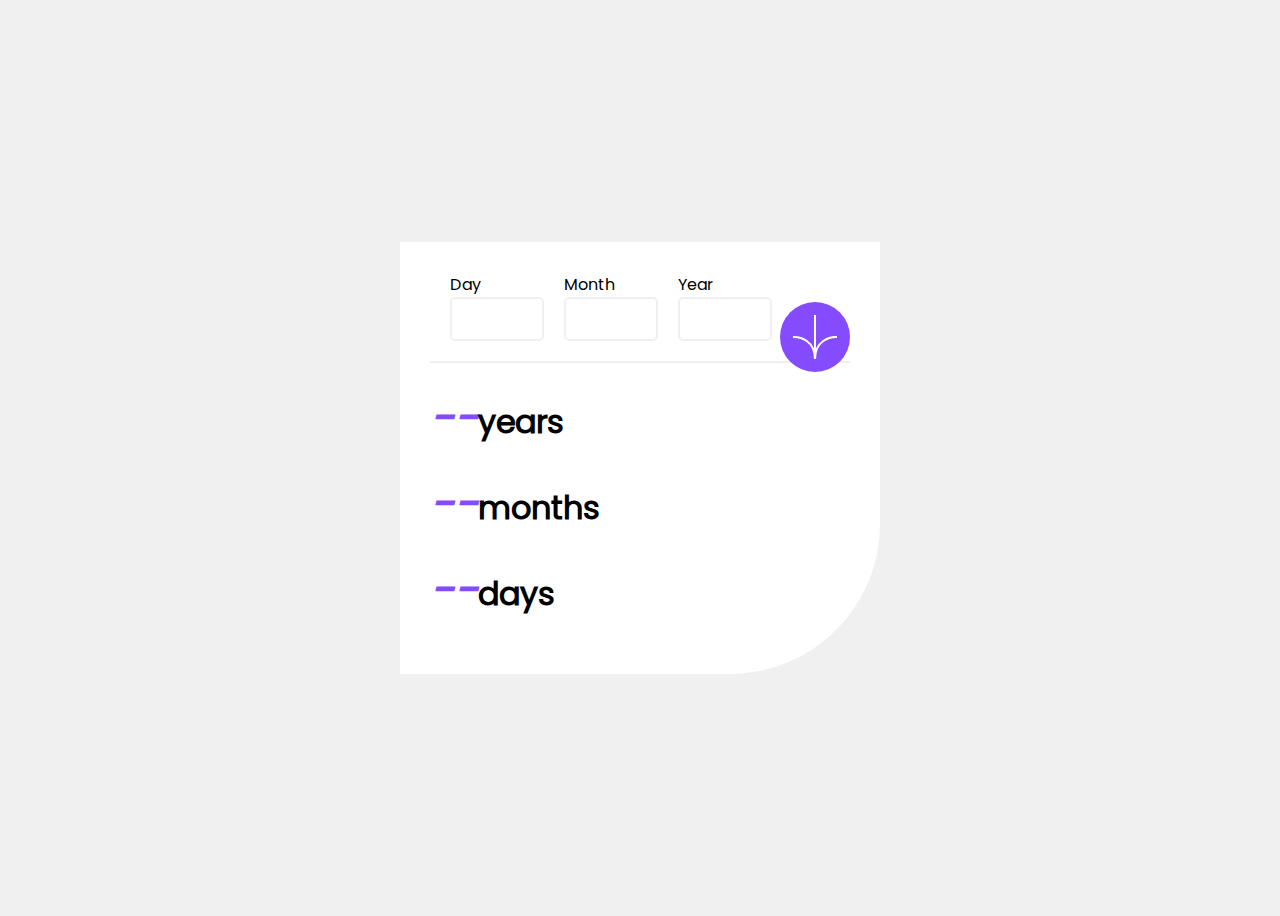
<file: age-calculator-app-main/index.html>
<!DOCTYPE html>
<html lang="en">
  <head>
    <meta charset="UTF-8" />
    <meta name="viewport" content="width=device-width, initial-scale=1.0" />
    <!-- displays site properly based on user's device -->

    <link
      rel="icon"
      type="image/png"
      sizes="32x32"
      href="./assets/images/favicon-32x32.png"
    />

    <title>Frontend Mentor | Age calculator app</title> 
<link rel="stylesheet" href="style.css">
  </head>
  <body>
    <div class="container">
      <div class="input-flex">
        <div class="input-container">
          <span>Day</span>
          <input type="number" id="day" />
          <small class="error-day"></small>
        </div>
        <div class="input-container">
          <span>Month</span>
          <input type="number" id="month" />
          <small class="error-month"></small>
        </div>
        <div class="input-container">
          <span>Year</span>
          <input type="number" id="year" />
          <small class="error-year"></small>
        </div>
      </div>
      <button class="submit-btn">
        <img src="./assets/images/icon-arrow.svg" alt="">
      </button>
      <div class="output">
        <h1><span class="output-year">--</span>years</h1>
        <h1><span class="output-month">--</span>months</h1>
        <h1><span class="output-day">--</span>days</h1>
      </div>
    </div>
    <script src="script.js"></script>
  </body>
</html>
</file>
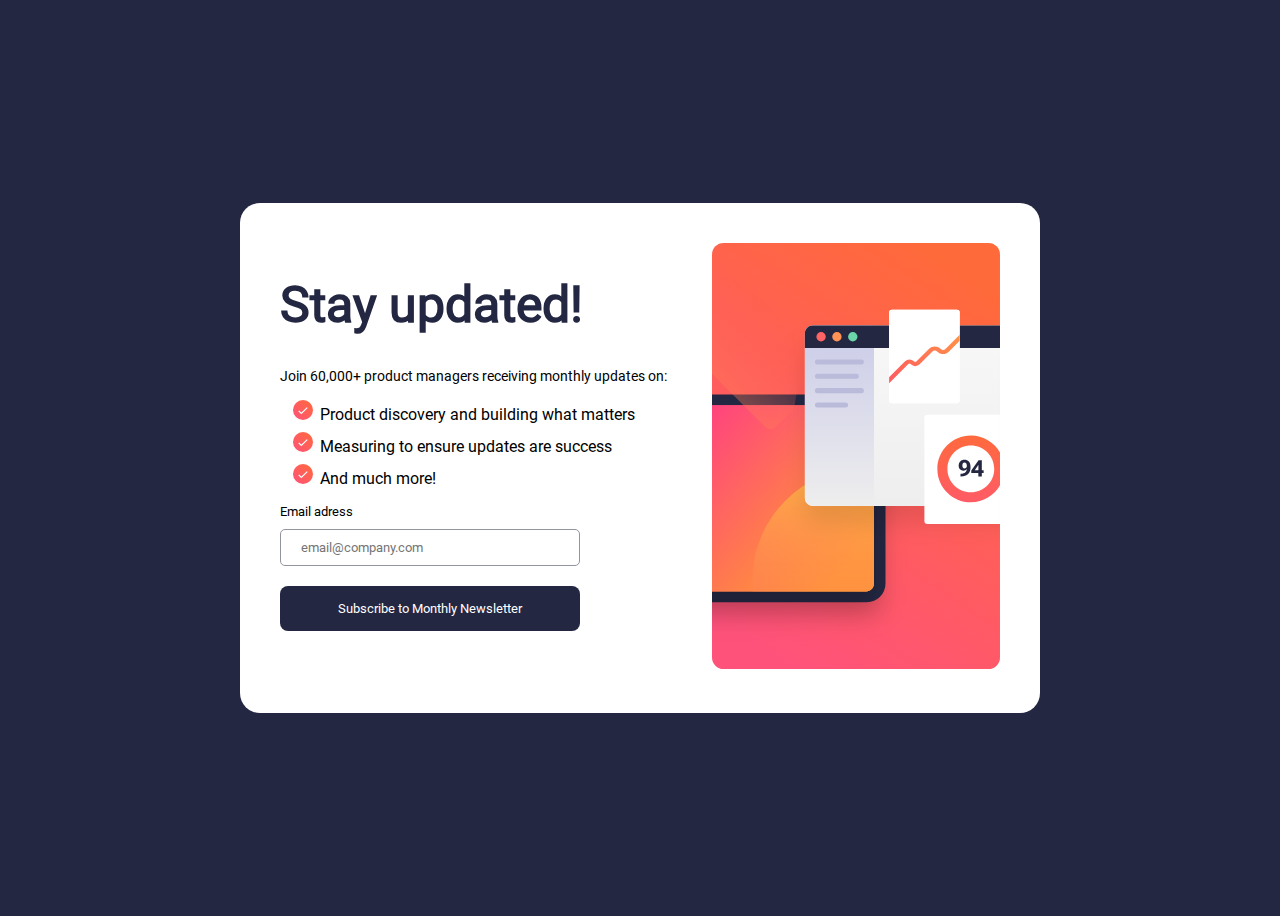
<file: newsletter-sign-up-with-success-message-main/newsletter-sign-up-with-success-message-main/index.html>
<!DOCTYPE html>
<html lang="en">
  <head>
    <meta charset="UTF-8" />
    <meta name="viewport" content="width=device-width, initial-scale=1.0" />
    <link rel="stylesheet" href="styles.css" />
    <link
      rel="icon"
      type="image/png"
      sizes="32x32"
      href="./assets/images/favicon-32x32.png"
    />

    <title>
      Frontend Mentor | Newsletter sign-up form with success message
    </title>
  </head>
  <body>
      <div id="signup" class="card">
        <div class="right">
          <h1>Stay updated!</h1>
          <p>Join 60,000+ product managers receiving monthly updates on:</p>
          <ul>
            <li>Product discovery and building what matters</li>
            <li>Measuring to ensure updates are success</li>
            <li>And much more!</li>
          </ul>
          <form action="/success.html" id="newsletter-form" >
            <label for="email">Email adress</label>
            <input type="email" id="email" placeholder="email@company.com">
            <p class="error-message hidden">
              <small>Valid email required</small>
            </p>
            <button class="subscribe" type="submit">Subscribe to Monthly Newsletter</button>
          </form>
        </div>
        <div class="left">
          <img src="assets/images/illustration-sign-up-desktop.svg" alt="">
        </div>
      </div>

      <div  id="success" class="card-2 hidden">
        <img src="./assets/images/icon-success.svg" class="icon-card-2" />
        <h1>Thanks for subscribing!</h1>
        <p>
          A confirmation email has been sent to
          <strong id="submitted-email"></strong>. Please open it and click the
          button inside to confirm your subscription.
        </p>
        <button id="dismiss">Dismiss message</button>
       
      </div>
    <script src="index.js"></script>
  </body>
</html>
</file>
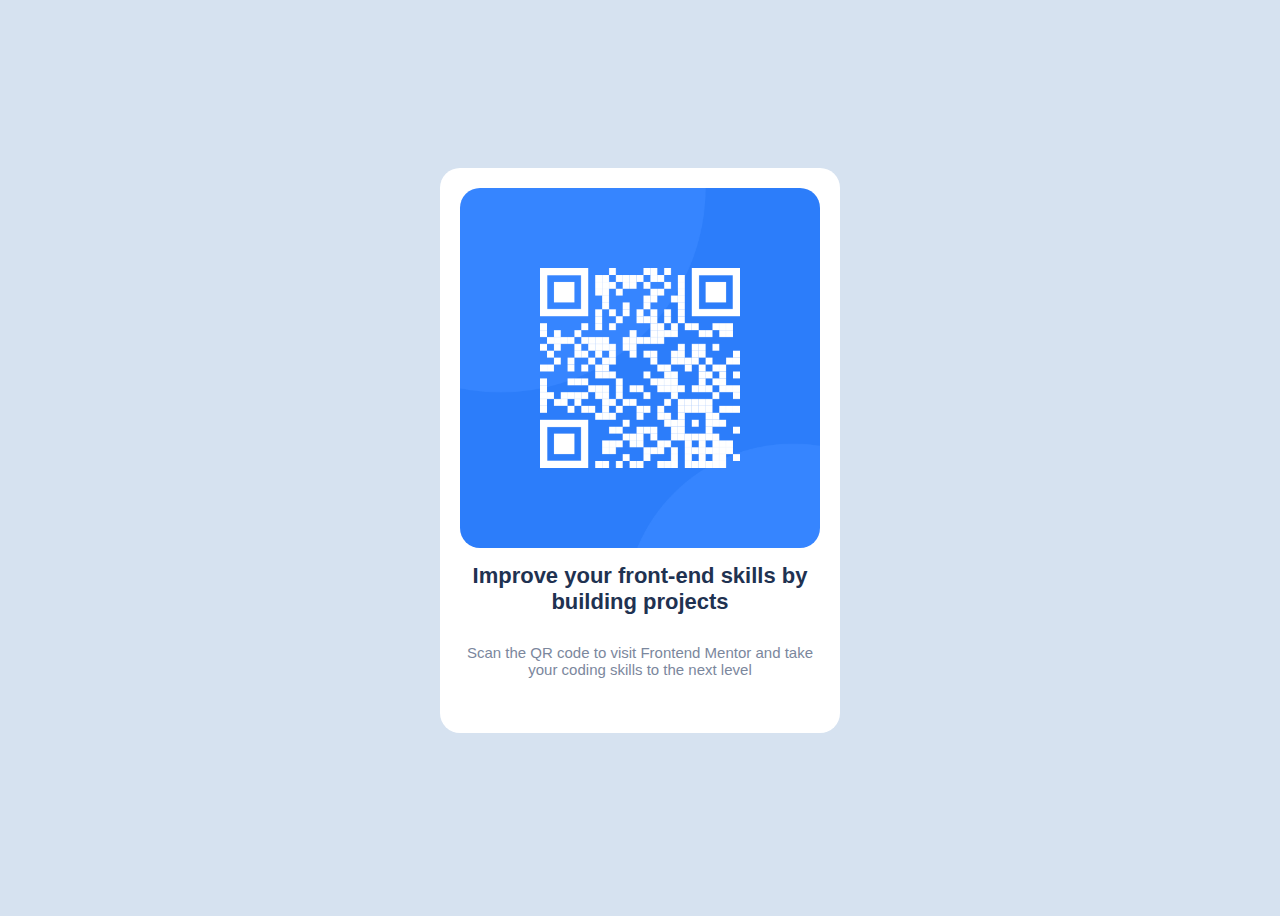
<file: qr-code-component-main/qr-code-component-main/index.html>
<!DOCTYPE html>
<html lang="en">
<head>
  <meta charset="UTF-8">
  <meta name="viewport" content="width=device-width, initial-scale=1.0"> <!-- displays site properly based on user's device -->

  <link rel="icon" type="image/png" sizes="32x32" href="./images/favicon-32x32.png">
  <link rel="stylesheet" href="style.css">
  
  <title>Frontend Mentor | QR code component</title>

  <!-- Feel free to remove these styles or customise in your own stylesheet 👍 -->
  <!-- <style>
    .attribution { font-size: 11px; text-align: center; }
    .attribution a { color: hsl(228, 45%, 44%); }
  </style> -->
</head>
<body>

  <div class="wrapper">
    <div class="card">
       <img src="images/image-qr-code.png" alt="">
    <h1>Improve your front-end skills by building projects</h1>
    <P>Scan the QR code to visit Frontend Mentor and take your coding skills to the next level
    </div>
    </P>
  </div>



  

  
  <!-- <div class="attribution">
    Challenge by <a href="https://www.frontendmentor.io?ref=challenge" target="_blank">Frontend Mentor</a>. 
    Coded by <a href="#">Your Name Here</a>.
  </div> -->
</body>
</html>
</file>
<file: age-calculator-app-main/style.css>
:root{
--White: hsl(0, 0%, 100%);
--Off-white: hsl(0, 0%, 94%);
--Light-grey: hsl(0, 0%, 86%);
--Smokey-grey: hsl(0, 1%, 44%);
--Off-black: hsl(0, 0%, 8%);
--Purple: hsl(259, 100%, 65%);
--Light-red: hsl(0, 100%, 67%);
}




@font-face {
    font-family: Pop ;
    src: url(./assets/fonts/Poppins-Regular.ttf);
}

* {
   font-family: Pop !important;
}

body{
    display: flex;
    background-color:var(--Off-white) ;
    justify-content: center;
    align-items: center;
    min-height: 100vh;
}

.container{
    background-color: var(--White);
    width: 420px;
    max-width: 80%;
    padding: 30px;
    position: relative;
    border-bottom-right-radius: 150px;

}

input{
    width: 70px;
    padding: 10px;
    border-radius:5px;
    border:2px solid var(--Off-white)
}

input:focus{
    border: 2px solid var(--Purple)
}

small {
    color: red;
    font-size: 0.6rem;
    font-weight: bold;
    text-transform: capitalize;
  }

  .submit-btn {
    width: 70px;
    height: 70px;
    padding: 20px;
    display: flex;
    background-color: var(--Purple);
    justify-content: center;
    align-items: center;
    border: none;
    border-radius: 50%;
    position: absolute;
    right: 30px;
    top: 60px;
    cursor: pointer;
  }
  .submit-btn:hover {
    background-color: black;
  }

  .output span {
    font-size: 2.75rem;
    color: var(--Purple);
    font-style: italic;
  }
  .input-container {
    display: flex;
    flex-direction: column;
    margin-left: 20px;
    margin-bottom: 20px;
  }

  .input-flex {
    display: flex;
    border-bottom: 2px solid var(--Off-white);
    margin-bottom: 20px;
  }


  @media (max-width: 768px) {
    input {
      width: 80%;
    }
    .output span {
      font-size: 1.75rem;
    }
    .submit-btn {
      width: 40px;
      height: 40px;
      right: 40%;
      top: 90px;
    }
    .submit-btn img {
      transform: scale(0.5);
    }
  }
</file>
<file: newsletter-sign-up-with-success-message-main/newsletter-sign-up-with-success-message-main/styles.css>
:root{
  --Dark-Slate-Grey: hsl(234, 29%, 20%);
  --Charcoal-Grey: hsl(235, 18%, 26%);
  --Grey: hsl(231, 7%, 60%);
  --White: hsl(0, 0%, 100%);
  --Tomato: hsl(4, 100%, 67%)
}

@font-face {
  font-family: MyFont;
  src: url(./assets/fonts/Roboto-Regular.ttf);
}

* {
  box-sizing: border-box;
}
body {
  font-family: MyFont;
  display: flex;
  justify-content: center;
  align-items: center;
  min-height: 100vh;
  background-color: var(--Dark-Slate-Grey);
}

.card{
  display: flex;
  width: 800px;
  background-color: var(--White);
  padding: 40px;
  border-radius: 20px;

}

.right{
   width:60%;
}

.left{
  width:40%;
}

.left img{
  width: 100%;
}
p{
  font-size: 14px;
}

.error-message {
  color: var(--Tomato);
}

ul{
  list-style-image: url(./assets/images/icon-success.svg);
}

li {
  margin-bottom: 8px;
}

form{
  display: flex;
  flex-direction: column;
  width: 300px;
}
label{
  margin-bottom: 10px;
  color: black;
  font-size: small;
}

input{
  padding: 10px 20px;
  font-family: inherit;
  border-radius: 5px;
  outline: none;
  border: 1px solid var(--Grey);
}

button{
  padding: 15px 20px;
  margin-top: 20px;
  font-family: inherit;
  outline: none;
  border-radius: 8px;
  border: none;
  color: var(--White);
  background-color: var(--Dark-Slate-Grey);
  cursor: pointer;
}

button:hover {
  background-color:var(--Tomato);
  transition: all 1s;
}

h1{
  font-size: 50px;
  color: var(--Dark-Slate-Grey);
}



.hidden {
  display: none;
}

.card-2{
  background-color: var(--White);
  width: 400px;
  padding:40px;
  border-radius: 20px;
}

.card-2 h1{
  font-size: 40px;
}
.icon-card-2 {
  width: 50px;
}
.card-2 button {
  width: 100%;
}

@media (max-width: 768px) {
  .card {
    flex-direction: column-reverse;
    width: 95%;
    padding: 0;
  }
  body {
    padding: 0;
    margin: 0;
  }
  .card h1 {
    font-size: 30px;
  }
  .right {
    width: 100%;
    padding: 20px;
  }
  .left {
    width: 100%;
  }
  .left img {
    content: url("./assets/images/illustration-sign-up-mobile.svg");
  }
  form {
    width: 90%;
  }
  .card-2 {
    min-height: 100vh;
  }
}
</file>
<file: qr-code-component-main/qr-code-component-main/style.css>
:root{
--White: hsl(0, 0%, 100%);
--Light-gray: hsl(212, 45%, 89%);
--Grayish-blue: hsl(220, 15%, 55%);
--Dark-blue: hsl(218, 44%, 22%)

}

@import url('https://fonts.googleapis.com/css2?family=Outfit&display=swap');

* {
    box-sizing: border-box;
  }




  body {
	font-family: 'Outfit', sans-serif;
    display: flex;
    justify-content: center;
    align-items: center;
    min-height: 100vh;
    background-color: var(--Light-gray);
    font-size: 15px; 
  }

  .card{
    display: flex;
    flex-direction: column;
    max-width: 400px;
    text-align: center;
    background-color: var(--White);
    padding: 20px;
    border-radius: 20px;
   
  }
  .card img{
    width: 100%;
    border-radius: 20px;
  }

  .card h1{
    color: var(--Dark-blue);
    font-size: 22px;
    
  }

  .card p {
    color: var(--Grayish-blue);
    padding-bottom: 20px;
  }

  @media (max-width:768){
    .card{
    width: 95%;
    padding: 0;
  }

  body {
    padding: 0;
    margin: 0;
  }
}
</file>
